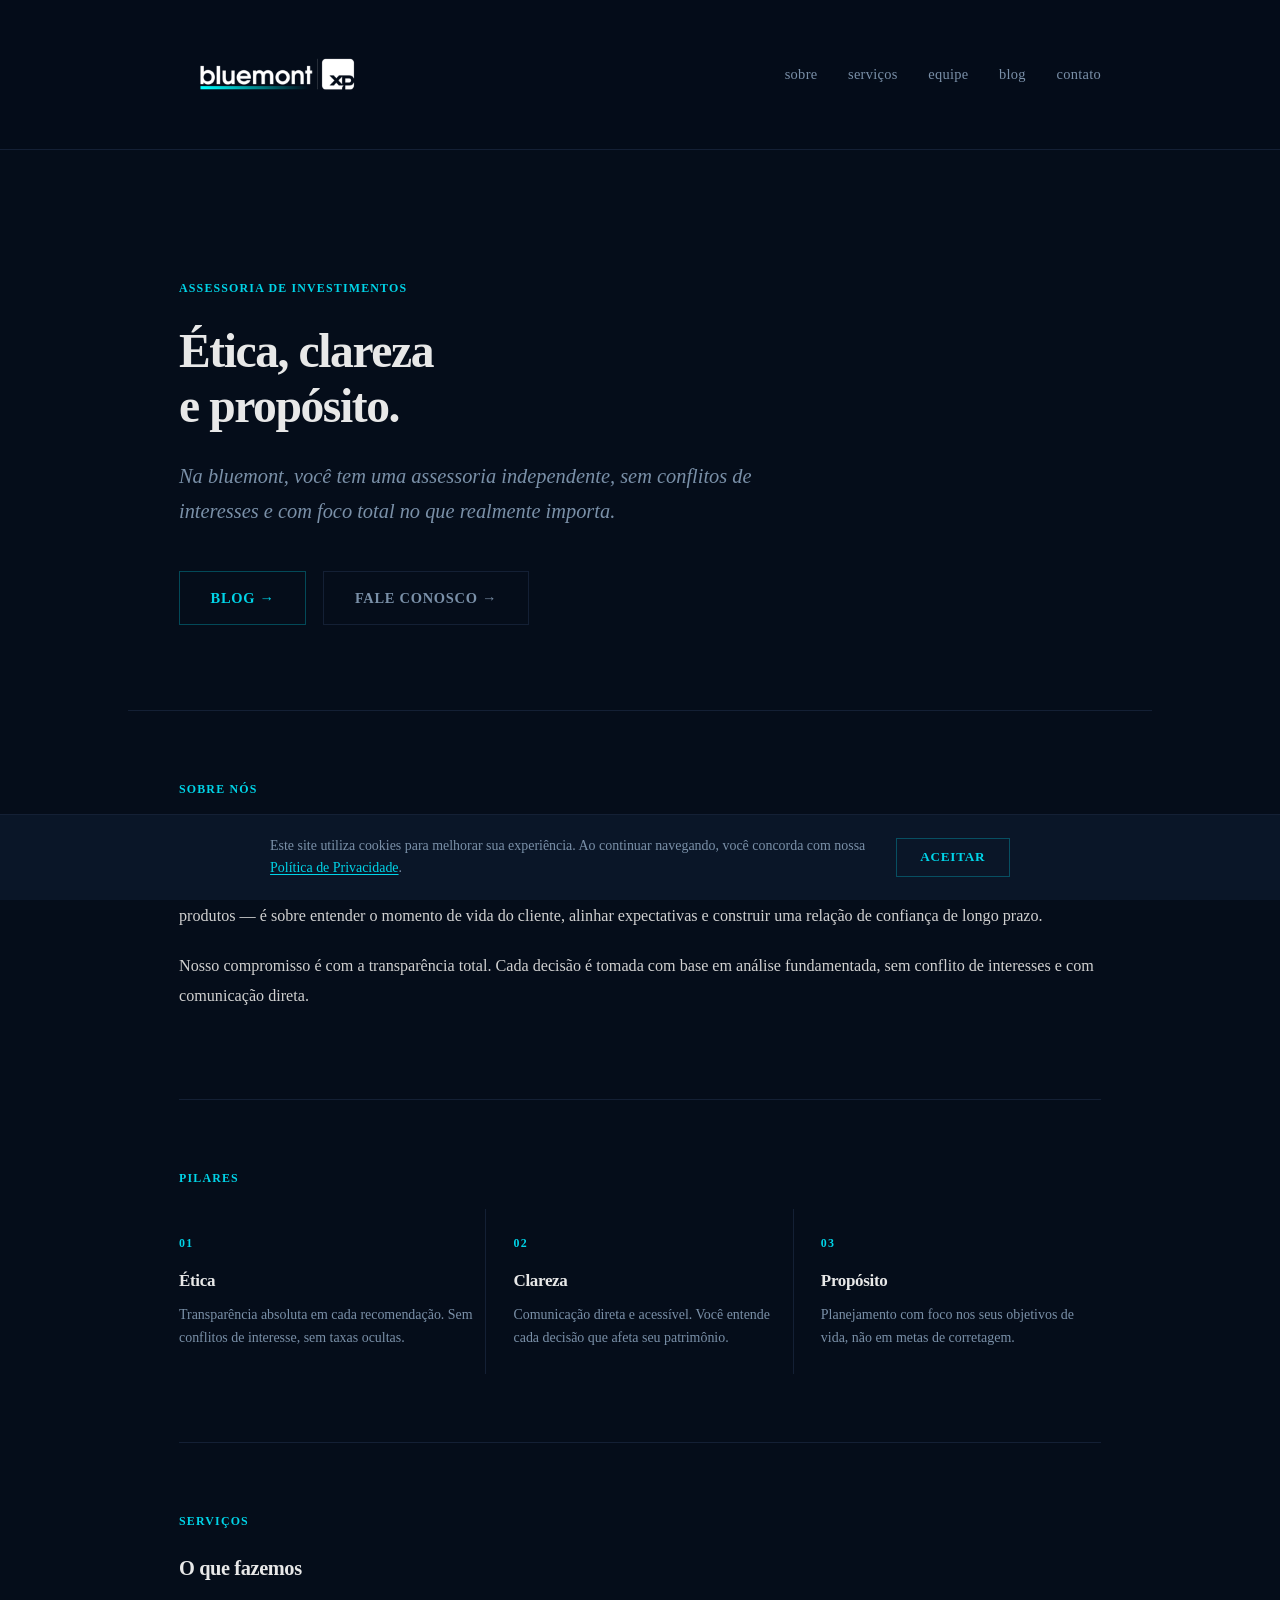
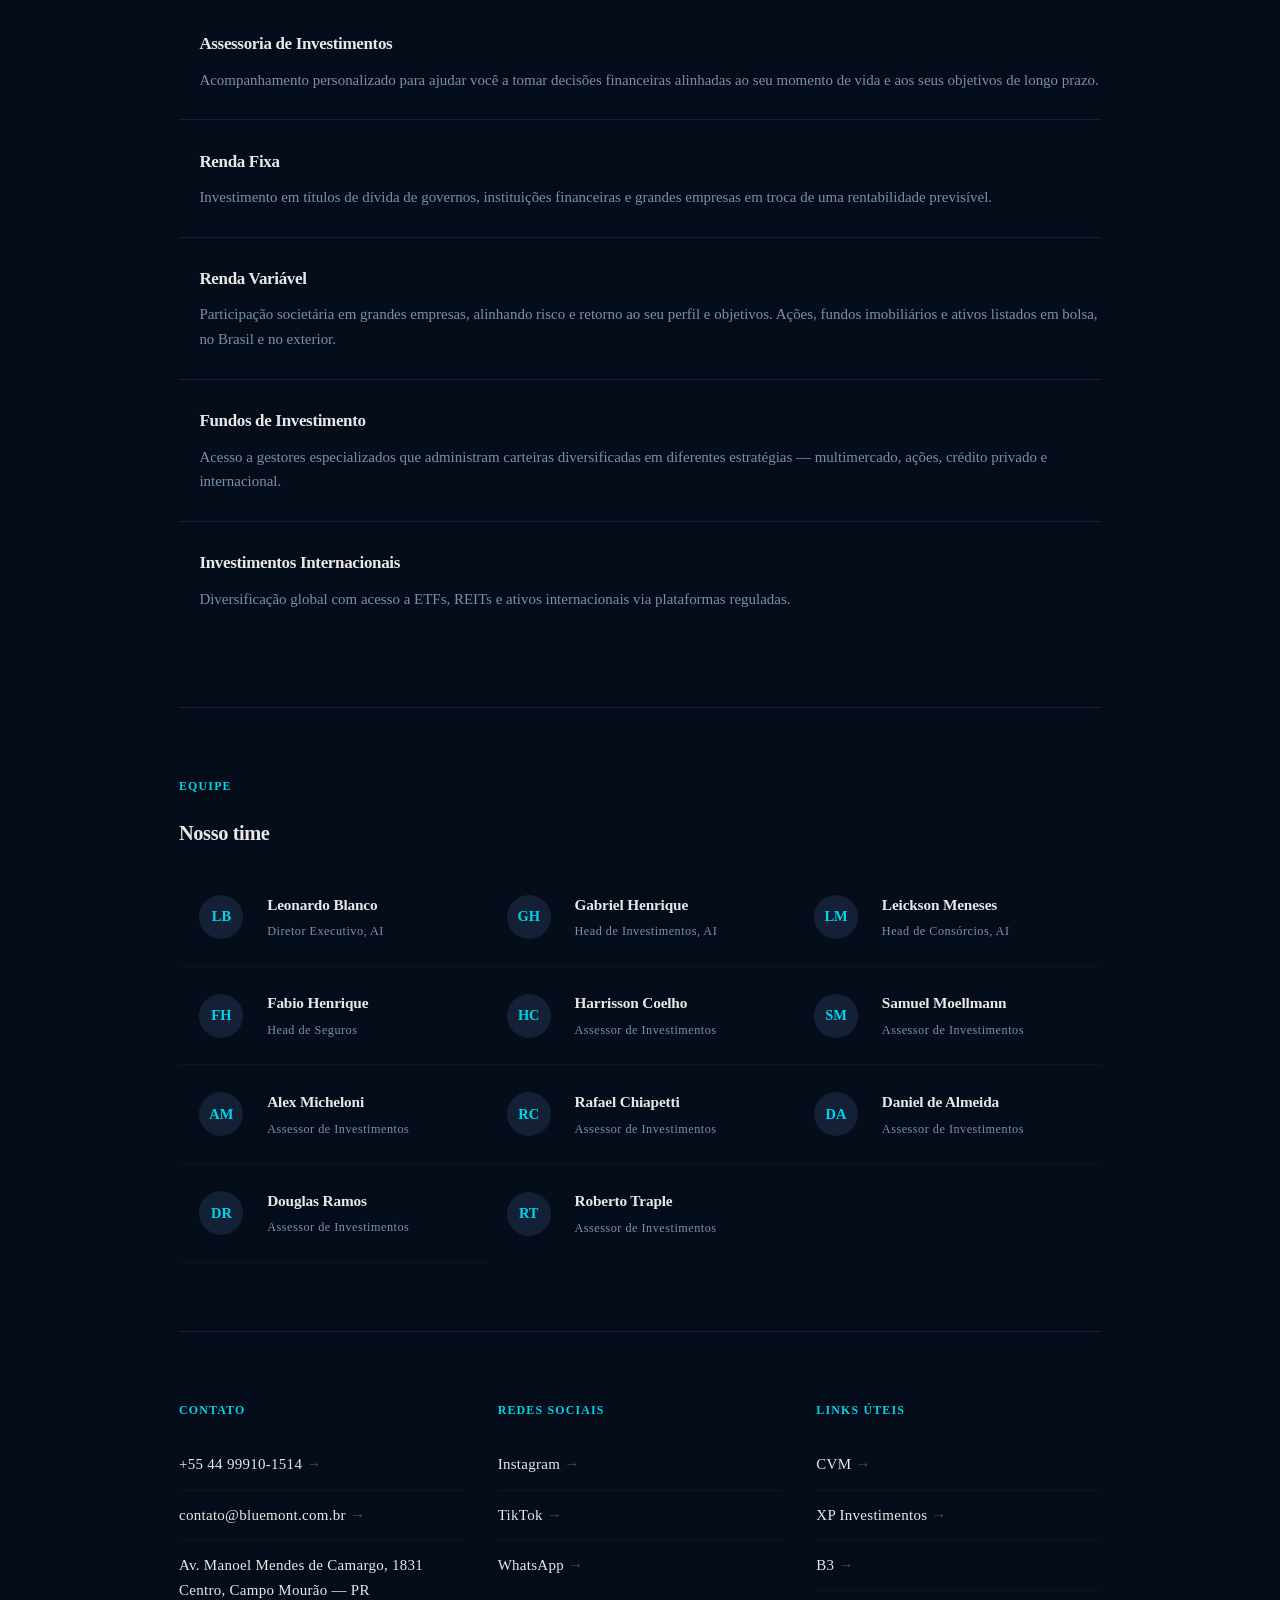
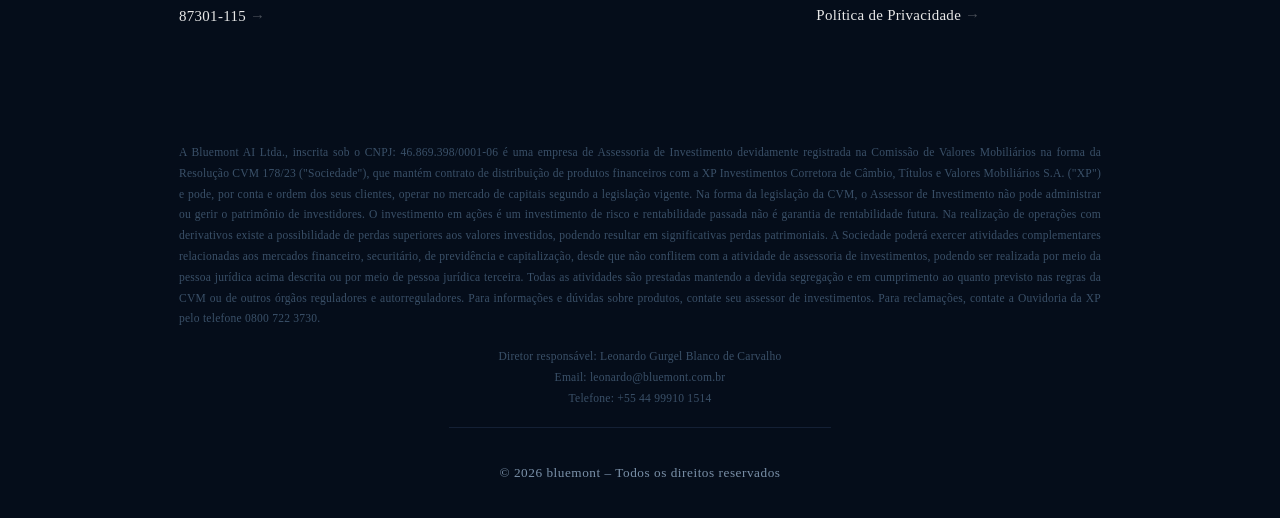
<file: index.html>
<!DOCTYPE html>
<html lang="pt-BR">
<head>
  <meta charset="UTF-8">
  <meta name="viewport" content="width=device-width, initial-scale=1.0">
  <title>bluemont — assessoria de investimentos</title>
  <link rel="icon" type="image/png" href="favicon.png">
  <link rel="apple-touch-icon" href="favicon.png">
  <link rel="stylesheet" href="style.css">
</head>
<body>

  <header>
    <nav class="nav">
      <a class="logo" href="#"><img src="logo.png" alt="bluemont" class="logo-img"></a>
      <ul class="nav-links">
        <li><a href="#sobre">sobre</a></li>
        <li><a href="#servicos">serviços</a></li>
        <li><a href="#equipe">equipe</a></li>
        <li><a href="https://bluemont-blog.vercel.app" target="_blank" rel="noopener noreferrer">blog</a></li>
        <li><a href="#contato">contato</a></li>
      </ul>
      <button class="nav-toggle" aria-label="Menu">
        <span></span><span></span><span></span>
      </button>
    </nav>
  </header>

  <main>

    <!-- Hero -->
    <section class="hero fade-in">
      <div class="hero-label">Assessoria de Investimentos</div>
      <h1>Ética, clareza<br>e propósito.</h1>
      <p class="hero-sub">Na bluemont, você tem uma assessoria independente, sem conflitos de interesses e com foco total no que realmente importa.</p>
      <div class="hero-ctas">
        <a href="https://bluemont-blog.vercel.app" target="_blank" rel="noopener noreferrer" class="hero-cta">Blog →</a>
        <a href="#contato" class="hero-cta hero-cta-secondary">Fale conosco →</a>
      </div>
    </section>

    <div class="content">

      <!-- Sobre -->
      <section class="section fade-in" id="sobre">
        <div class="section-label">Sobre Nós</div>
        <div class="section-title">Quem somos</div>
        <p class="section-text">A bluemont é uma assessoria de investimentos vinculada à XP Investimentos. Acreditamos que uma boa assessoria vai além de recomendar produtos — é sobre entender o momento de vida do cliente, alinhar expectativas e construir uma relação de confiança de longo prazo.</p>
        <p class="section-text">Nosso compromisso é com a transparência total. Cada decisão é tomada com base em análise fundamentada, sem conflito de interesses e com comunicação direta.</p>
      </section>

      <!-- Pilares -->
      <section class="section fade-in">
        <div class="section-label">Pilares</div>
        <div class="values-grid">
          <div class="value-item">
            <div class="value-icon">01</div>
            <div class="value-title">Ética</div>
            <div class="value-desc">Transparência absoluta em cada recomendação. Sem conflitos de interesse, sem taxas ocultas.</div>
          </div>
          <div class="value-item">
            <div class="value-icon">02</div>
            <div class="value-title">Clareza</div>
            <div class="value-desc">Comunicação direta e acessível. Você entende cada decisão que afeta seu patrimônio.</div>
          </div>
          <div class="value-item">
            <div class="value-icon">03</div>
            <div class="value-title">Propósito</div>
            <div class="value-desc">Planejamento com foco nos seus objetivos de vida, não em metas de corretagem.</div>
          </div>
        </div>
      </section>

      <!-- Serviços -->
      <section class="section fade-in" id="servicos">
        <div class="section-label">Serviços</div>
        <div class="section-title">O que fazemos</div>
        <div class="services-list">
          <div class="service">
            <div class="service-name">Assessoria de Investimentos</div>
            <div class="service-desc">Acompanhamento personalizado para ajudar você a tomar decisões financeiras alinhadas ao seu momento de vida e aos seus objetivos de longo prazo.</div>
          </div>
          <div class="service">
            <div class="service-name">Renda Fixa</div>
            <div class="service-desc">Investimento em títulos de dívida de governos, instituições financeiras e grandes empresas em troca de uma rentabilidade previsível.</div>
          </div>
          <div class="service">
            <div class="service-name">Renda Variável</div>
            <div class="service-desc">Participação societária em grandes empresas, alinhando risco e retorno ao seu perfil e objetivos. Ações, fundos imobiliários e ativos listados em bolsa, no Brasil e no exterior.</div>
          </div>
          <div class="service">
            <div class="service-name">Fundos de Investimento</div>
            <div class="service-desc">Acesso a gestores especializados que administram carteiras diversificadas em diferentes estratégias — multimercado, ações, crédito privado e internacional.</div>
          </div>
          <div class="service">
            <div class="service-name">Investimentos Internacionais</div>
            <div class="service-desc">Diversificação global com acesso a ETFs, REITs e ativos internacionais via plataformas reguladas.</div>
          </div>
        </div>
      </section>

      <!-- Equipe -->
      <section class="section fade-in" id="equipe">
        <div class="section-label">Equipe</div>
        <div class="section-title">Nosso time</div>
        <div class="team-list">
          <div class="team-member">
            <div class="team-avatar">LB</div>
            <div class="team-info">
              <div class="team-name">Leonardo Blanco</div>
              <div class="team-role">Diretor Executivo, AI</div>
            </div>
          </div>
          <div class="team-member">
            <div class="team-avatar">GH</div>
            <div class="team-info">
              <div class="team-name">Gabriel Henrique</div>
              <div class="team-role">Head de Investimentos, AI</div>
            </div>
          </div>
          <div class="team-member">
            <div class="team-avatar">LM</div>
            <div class="team-info">
              <div class="team-name">Leickson Meneses</div>
              <div class="team-role">Head de Consórcios, AI</div>
            </div>
          </div>
          <div class="team-member">
            <div class="team-avatar">FH</div>
            <div class="team-info">
              <div class="team-name">Fabio Henrique</div>
              <div class="team-role">Head de Seguros</div>
            </div>
          </div>
          <div class="team-member">
            <div class="team-avatar">HC</div>
            <div class="team-info">
              <div class="team-name">Harrisson Coelho</div>
              <div class="team-role">Assessor de Investimentos</div>
            </div>
          </div>
          <div class="team-member">
            <div class="team-avatar">SM</div>
            <div class="team-info">
              <div class="team-name">Samuel Moellmann</div>
              <div class="team-role">Assessor de Investimentos</div>
            </div>
          </div>
          <div class="team-member">
            <div class="team-avatar">AM</div>
            <div class="team-info">
              <div class="team-name">Alex Micheloni</div>
              <div class="team-role">Assessor de Investimentos</div>
            </div>
          </div>
          <div class="team-member">
            <div class="team-avatar">RC</div>
            <div class="team-info">
              <div class="team-name">Rafael Chiapetti</div>
              <div class="team-role">Assessor de Investimentos</div>
            </div>
          </div>
          <div class="team-member">
            <div class="team-avatar">DA</div>
            <div class="team-info">
              <div class="team-name">Daniel de Almeida</div>
              <div class="team-role">Assessor de Investimentos</div>
            </div>
          </div>
          <div class="team-member">
            <div class="team-avatar">DR</div>
            <div class="team-info">
              <div class="team-name">Douglas Ramos</div>
              <div class="team-role">Assessor de Investimentos</div>
            </div>
          </div>
          <div class="team-member">
            <div class="team-avatar">RT</div>
            <div class="team-info">
              <div class="team-name">Roberto Traple</div>
              <div class="team-role">Assessor de Investimentos</div>
            </div>
          </div>
        </div>
      </section>

      <!-- Contato + Redes + Links -->
      <section class="section fade-in footer-grid-section" id="contato">
        <div class="footer-col">
          <div class="section-label">Contato</div>
          <div class="footer-item"><a class="footer-link" href="tel:+5544999101514">+55 44 99910-1514 <span class="arrow">→</span></a></div>
          <div class="footer-item"><a class="footer-link" href="mailto:contato@bluemont.com.br">contato@bluemont.com.br <span class="arrow">→</span></a></div>
          <div class="footer-item"><a class="footer-link" href="https://maps.app.goo.gl/tJfywgpyxVD8Ap3N7" target="_blank">Av. Manoel Mendes de Camargo, 1831<br>Centro, Campo Mourão — PR<br>87301-115 <span class="arrow">→</span></a></div>
        </div>

        <div class="footer-col">
          <div class="section-label">Redes Sociais</div>
          <div class="footer-item"><a class="footer-link" href="https://instagram.com/bluemontinvestimentos" target="_blank">Instagram <span class="arrow">→</span></a></div>
          <div class="footer-item"><a class="footer-link" href="https://tiktok.com/@bluemont.ai" target="_blank">TikTok <span class="arrow">→</span></a></div>
          <div class="footer-item"><a class="footer-link" href="https://wa.me/5544999101514" target="_blank">WhatsApp <span class="arrow">→</span></a></div>
        </div>

        <div class="footer-col">
          <div class="section-label">Links Úteis</div>
          <div class="footer-item"><a class="footer-link" href="https://www.gov.br/cvm" target="_blank">CVM <span class="arrow">→</span></a></div>
          <div class="footer-item"><a class="footer-link" href="https://www.xpi.com.br" target="_blank">XP Investimentos <span class="arrow">→</span></a></div>
          <div class="footer-item"><a class="footer-link" href="https://www.b3.com.br" target="_blank">B3 <span class="arrow">→</span></a></div>
          <div class="footer-item"><a class="footer-link" href="privacy-policy.html">Política de Privacidade <span class="arrow">→</span></a></div>
        </div>
      </section>

    </div>
  </main>

  <!-- Compliance -->
  <div class="compliance">
    <p>A Bluemont AI Ltda., inscrita sob o CNPJ: 46.869.398/0001-06 é uma empresa de Assessoria de Investimento devidamente registrada na Comissão de Valores Mobiliários na forma da Resolução CVM 178/23 ("Sociedade"), que mantém contrato de distribuição de produtos financeiros com a XP Investimentos Corretora de Câmbio, Títulos e Valores Mobiliários S.A. ("XP") e pode, por conta e ordem dos seus clientes, operar no mercado de capitais segundo a legislação vigente. Na forma da legislação da CVM, o Assessor de Investimento não pode administrar ou gerir o patrimônio de investidores. O investimento em ações é um investimento de risco e rentabilidade passada não é garantia de rentabilidade futura. Na realização de operações com derivativos existe a possibilidade de perdas superiores aos valores investidos, podendo resultar em significativas perdas patrimoniais. A Sociedade poderá exercer atividades complementares relacionadas aos mercados financeiro, securitário, de previdência e capitalização, desde que não conflitem com a atividade de assessoria de investimentos, podendo ser realizada por meio da pessoa jurídica acima descrita ou por meio de pessoa jurídica terceira. Todas as atividades são prestadas mantendo a devida segregação e em cumprimento ao quanto previsto nas regras da CVM ou de outros órgãos reguladores e autorreguladores. Para informações e dúvidas sobre produtos, contate seu assessor de investimentos. Para reclamações, contate a Ouvidoria da XP pelo telefone 0800 722 3730.</p>
    <p style="margin-top: 1rem; text-align: center;">Diretor responsável: Leonardo Gurgel Blanco de Carvalho<br>
    Email: <a href="mailto:leonardo@bluemont.com.br">leonardo@bluemont.com.br</a><br>
    Telefone: <a href="tel:+5544999101514">+55 44 99910 1514</a></p>
  </div>

  <footer>
    <p>© 2026 bluemont – Todos os direitos reservados</p>
  </footer>

  <div class="cookie-banner" id="cookie-banner">
    <p>Este site utiliza cookies para melhorar sua experiência. Ao continuar navegando, você concorda com nossa <a href="privacy-policy.html">Política de Privacidade</a>.</p>
    <button class="cookie-btn" id="cookie-accept">Aceitar</button>
  </div>

  <script src="script.js"></script>
</body>
</html>
</file>
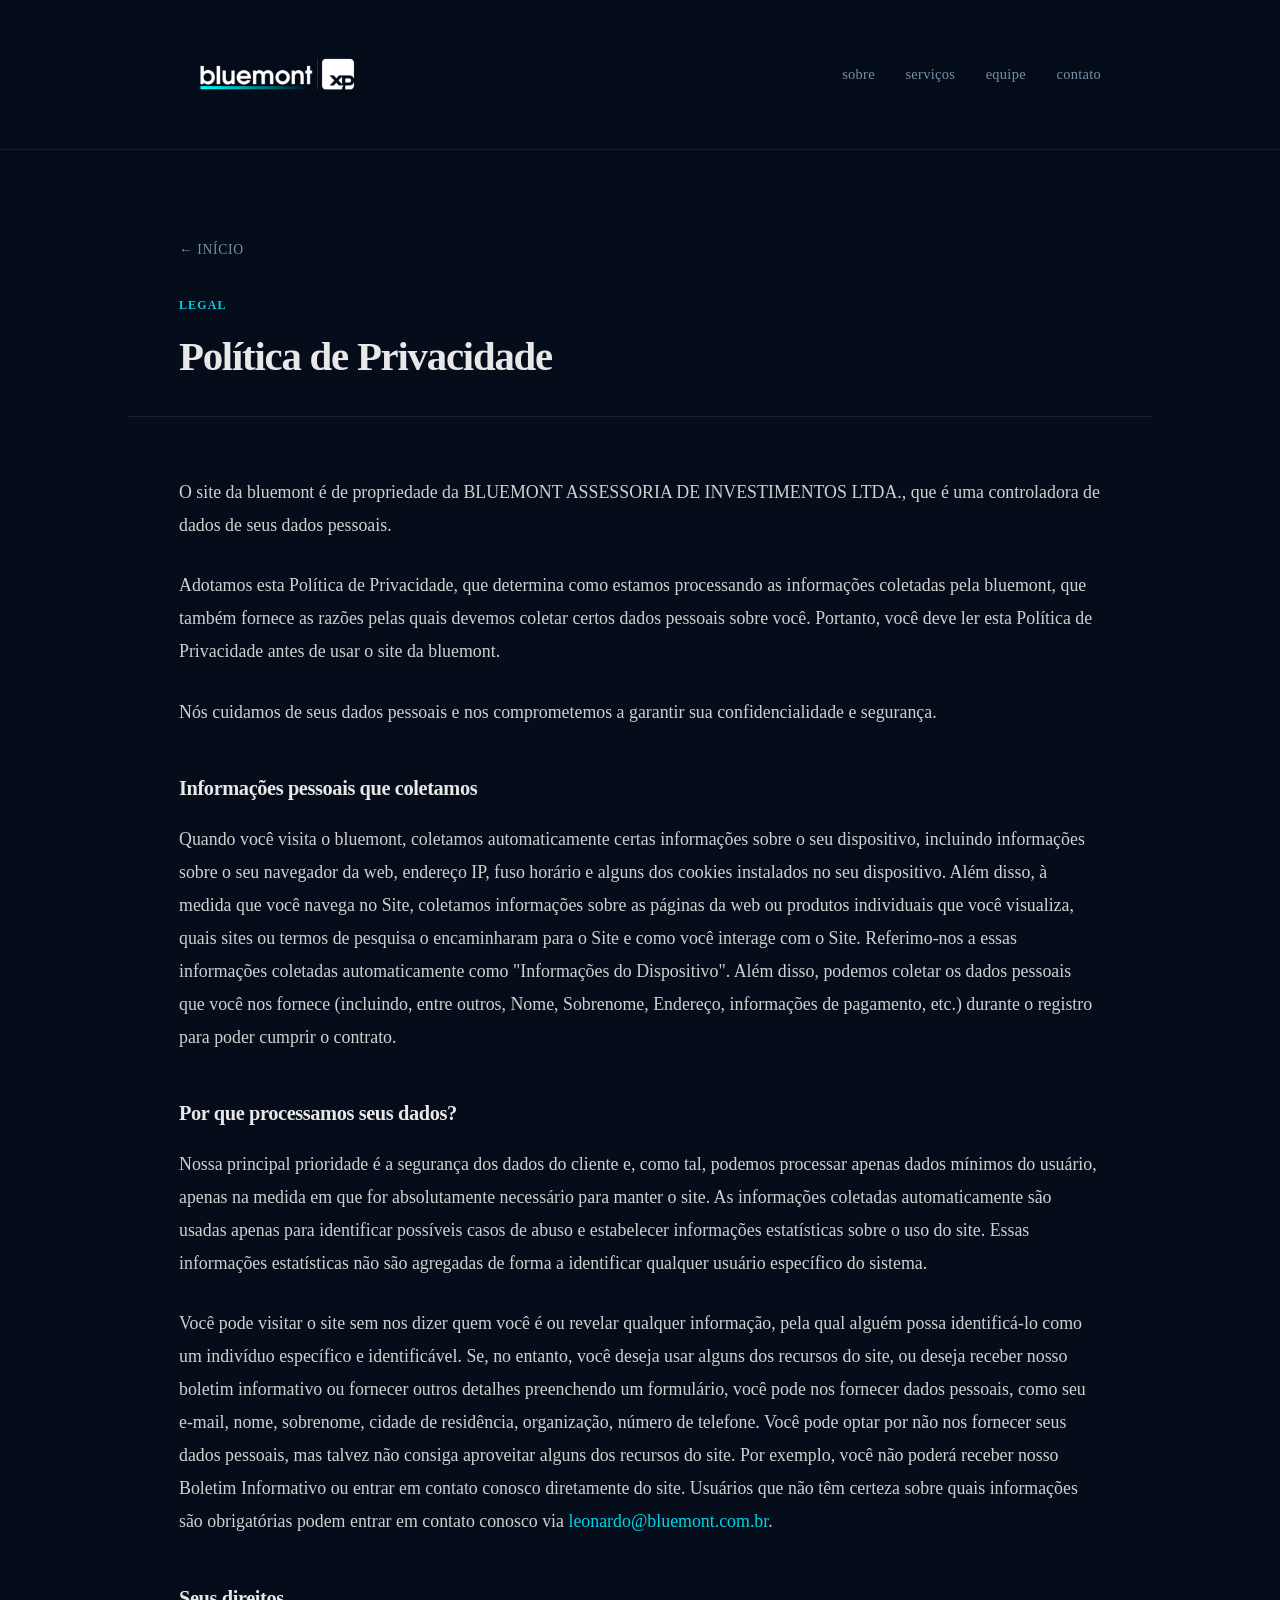
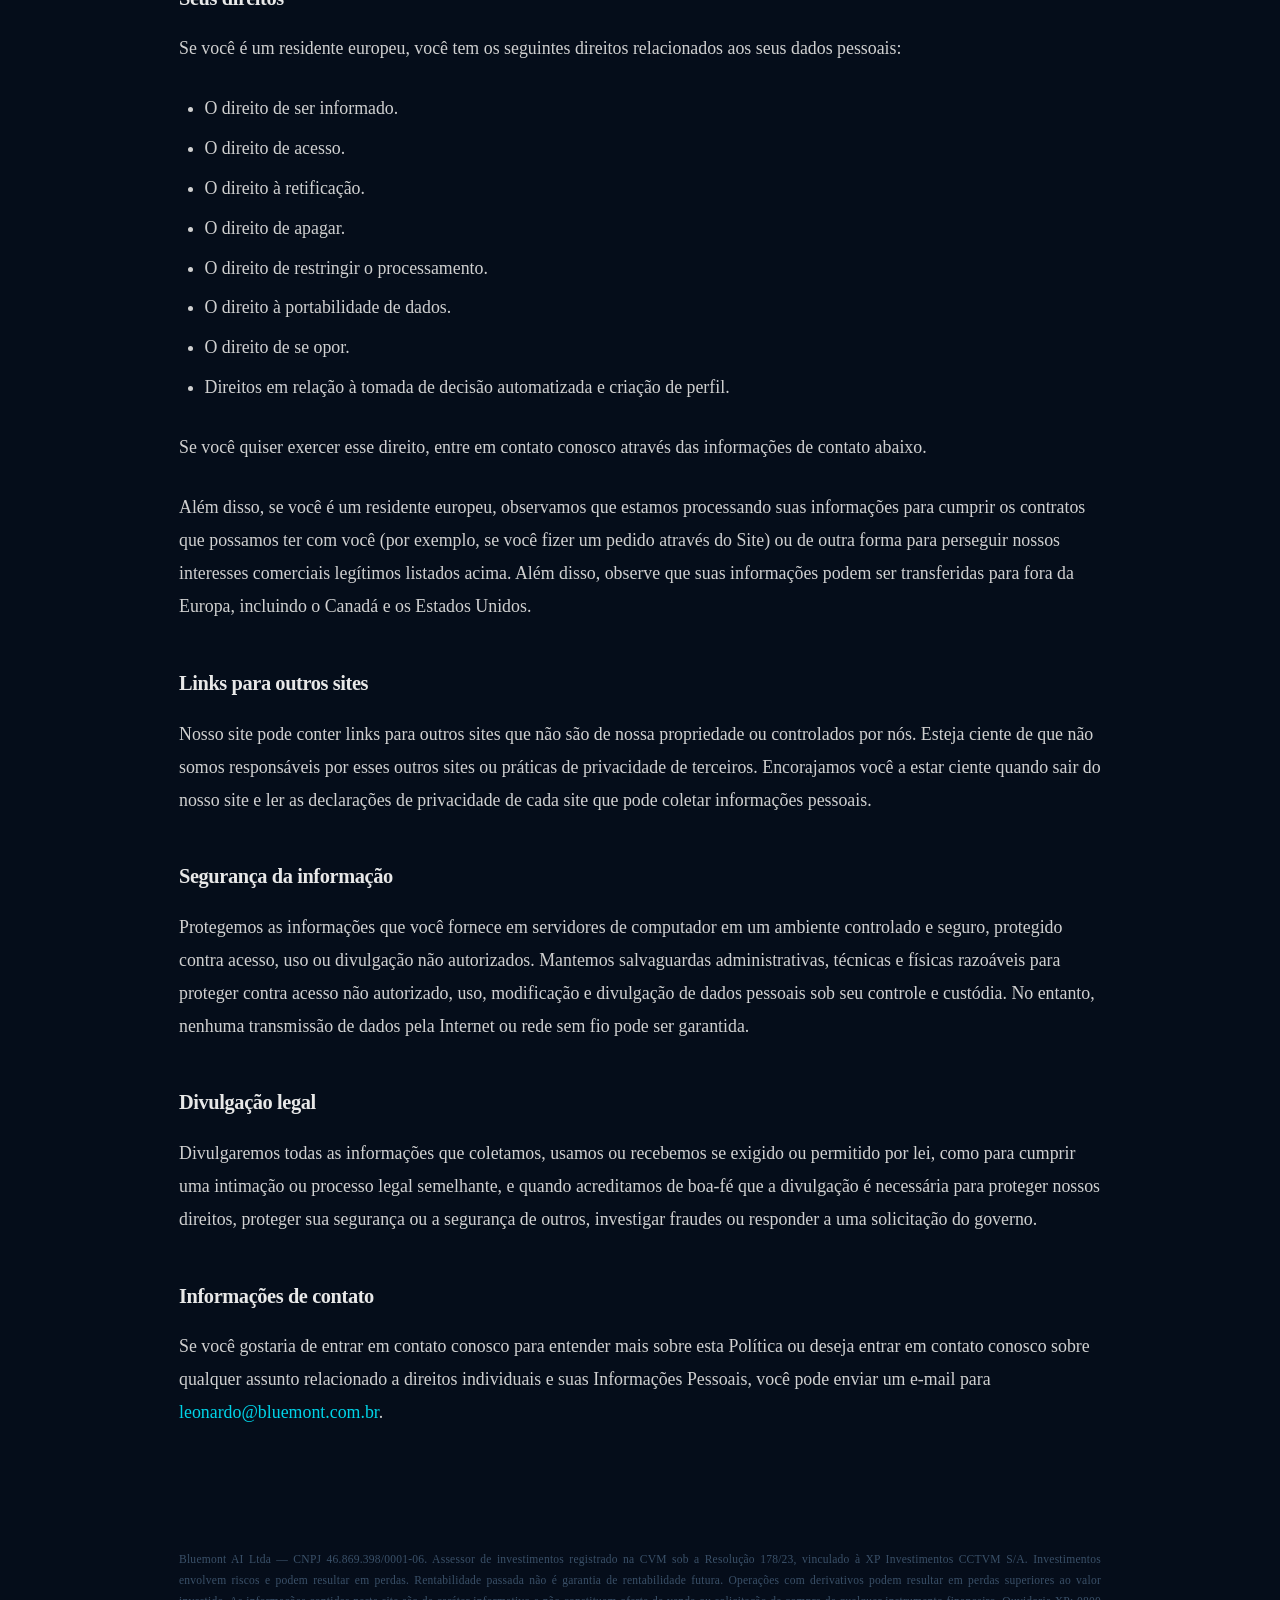
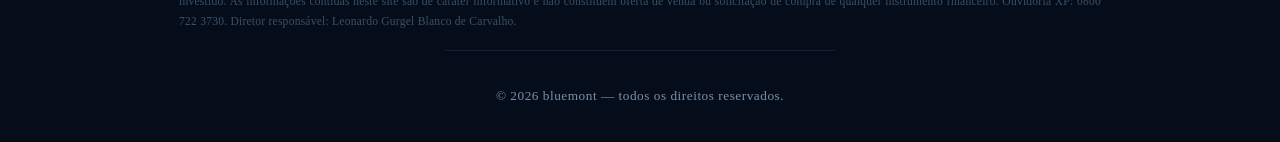
<file: privacy-policy.html>
<!DOCTYPE html>
<html lang="pt-BR">
<head>
  <meta charset="UTF-8">
  <meta name="viewport" content="width=device-width, initial-scale=1.0">
  <title>bluemont — política de privacidade</title>
  <link rel="stylesheet" href="style.css">
</head>
<body>

  <header>
    <nav class="nav">
      <a class="logo" href="index.html"><img src="logo.png" alt="bluemont" class="logo-img"></a>
      <ul class="nav-links">
        <li><a href="index.html#sobre">sobre</a></li>
        <li><a href="index.html#servicos">serviços</a></li>
        <li><a href="index.html#equipe">equipe</a></li>
        <li><a href="index.html#contato">contato</a></li>
      </ul>
    </nav>
  </header>

  <main>
    <section class="post-header fade-in">
      <a href="index.html" class="back-link">← Início</a>
      <div class="section-label">Legal</div>
      <h1>Política de Privacidade</h1>
    </section>

    <section class="post-body fade-in">
      <p>O site da bluemont é de propriedade da BLUEMONT ASSESSORIA DE INVESTIMENTOS LTDA., que é uma controladora de dados de seus dados pessoais.</p>

      <p>Adotamos esta Política de Privacidade, que determina como estamos processando as informações coletadas pela bluemont, que também fornece as razões pelas quais devemos coletar certos dados pessoais sobre você. Portanto, você deve ler esta Política de Privacidade antes de usar o site da bluemont.</p>

      <p>Nós cuidamos de seus dados pessoais e nos comprometemos a garantir sua confidencialidade e segurança.</p>

      <h2>Informações pessoais que coletamos</h2>

      <p>Quando você visita o bluemont, coletamos automaticamente certas informações sobre o seu dispositivo, incluindo informações sobre o seu navegador da web, endereço IP, fuso horário e alguns dos cookies instalados no seu dispositivo. Além disso, à medida que você navega no Site, coletamos informações sobre as páginas da web ou produtos individuais que você visualiza, quais sites ou termos de pesquisa o encaminharam para o Site e como você interage com o Site. Referimo-nos a essas informações coletadas automaticamente como "Informações do Dispositivo". Além disso, podemos coletar os dados pessoais que você nos fornece (incluindo, entre outros, Nome, Sobrenome, Endereço, informações de pagamento, etc.) durante o registro para poder cumprir o contrato.</p>

      <h2>Por que processamos seus dados?</h2>

      <p>Nossa principal prioridade é a segurança dos dados do cliente e, como tal, podemos processar apenas dados mínimos do usuário, apenas na medida em que for absolutamente necessário para manter o site. As informações coletadas automaticamente são usadas apenas para identificar possíveis casos de abuso e estabelecer informações estatísticas sobre o uso do site. Essas informações estatísticas não são agregadas de forma a identificar qualquer usuário específico do sistema.</p>

      <p>Você pode visitar o site sem nos dizer quem você é ou revelar qualquer informação, pela qual alguém possa identificá-lo como um indivíduo específico e identificável. Se, no entanto, você deseja usar alguns dos recursos do site, ou deseja receber nosso boletim informativo ou fornecer outros detalhes preenchendo um formulário, você pode nos fornecer dados pessoais, como seu e-mail, nome, sobrenome, cidade de residência, organização, número de telefone. Você pode optar por não nos fornecer seus dados pessoais, mas talvez não consiga aproveitar alguns dos recursos do site. Por exemplo, você não poderá receber nosso Boletim Informativo ou entrar em contato conosco diretamente do site. Usuários que não têm certeza sobre quais informações são obrigatórias podem entrar em contato conosco via <a href="mailto:leonardo@bluemont.com.br">leonardo@bluemont.com.br</a>.</p>

      <h2>Seus direitos</h2>

      <p>Se você é um residente europeu, você tem os seguintes direitos relacionados aos seus dados pessoais:</p>

      <ul>
        <li>O direito de ser informado.</li>
        <li>O direito de acesso.</li>
        <li>O direito à retificação.</li>
        <li>O direito de apagar.</li>
        <li>O direito de restringir o processamento.</li>
        <li>O direito à portabilidade de dados.</li>
        <li>O direito de se opor.</li>
        <li>Direitos em relação à tomada de decisão automatizada e criação de perfil.</li>
      </ul>

      <p>Se você quiser exercer esse direito, entre em contato conosco através das informações de contato abaixo.</p>

      <p>Além disso, se você é um residente europeu, observamos que estamos processando suas informações para cumprir os contratos que possamos ter com você (por exemplo, se você fizer um pedido através do Site) ou de outra forma para perseguir nossos interesses comerciais legítimos listados acima. Além disso, observe que suas informações podem ser transferidas para fora da Europa, incluindo o Canadá e os Estados Unidos.</p>

      <h2>Links para outros sites</h2>

      <p>Nosso site pode conter links para outros sites que não são de nossa propriedade ou controlados por nós. Esteja ciente de que não somos responsáveis por esses outros sites ou práticas de privacidade de terceiros. Encorajamos você a estar ciente quando sair do nosso site e ler as declarações de privacidade de cada site que pode coletar informações pessoais.</p>

      <h2>Segurança da informação</h2>

      <p>Protegemos as informações que você fornece em servidores de computador em um ambiente controlado e seguro, protegido contra acesso, uso ou divulgação não autorizados. Mantemos salvaguardas administrativas, técnicas e físicas razoáveis para proteger contra acesso não autorizado, uso, modificação e divulgação de dados pessoais sob seu controle e custódia. No entanto, nenhuma transmissão de dados pela Internet ou rede sem fio pode ser garantida.</p>

      <h2>Divulgação legal</h2>

      <p>Divulgaremos todas as informações que coletamos, usamos ou recebemos se exigido ou permitido por lei, como para cumprir uma intimação ou processo legal semelhante, e quando acreditamos de boa-fé que a divulgação é necessária para proteger nossos direitos, proteger sua segurança ou a segurança de outros, investigar fraudes ou responder a uma solicitação do governo.</p>

      <h2>Informações de contato</h2>

      <p>Se você gostaria de entrar em contato conosco para entender mais sobre esta Política ou deseja entrar em contato conosco sobre qualquer assunto relacionado a direitos individuais e suas Informações Pessoais, você pode enviar um e-mail para <a href="mailto:leonardo@bluemont.com.br">leonardo@bluemont.com.br</a>.</p>
    </section>
  </main>

  <div class="compliance">
    Bluemont AI Ltda — CNPJ 46.869.398/0001-06. Assessor de investimentos registrado na CVM sob a Resolução 178/23, vinculado à XP Investimentos CCTVM S/A. Investimentos envolvem riscos e podem resultar em perdas. Rentabilidade passada não é garantia de rentabilidade futura. Operações com derivativos podem resultar em perdas superiores ao valor investido. As informações contidas neste site são de caráter informativo e não constituem oferta de venda ou solicitação de compra de qualquer instrumento financeiro. Ouvidoria XP: 0800 722 3730. Diretor responsável: Leonardo Gurgel Blanco de Carvalho.
  </div>

  <footer>
    <p>© 2026 bluemont — todos os direitos reservados.</p>
  </footer>

  <script src="script.js"></script>
</body>
</html>
</file>
<file: style.css>
/* ── reset & base ───────────────────────────────────── */
*, *::before, *::after {
  box-sizing: border-box;
  margin: 0;
  padding: 0;
}

:root {
  --bg:        #050d1a;
  --surface:   #0a1628;
  --border:    #142035;
  --text:      #e8e8e8;
  --muted:     #7a90a8;
  --accent:    #00d4e8;
  --meta-text: #3a5068;
  --font:      'Rockwell', 'Rockwell Nova', 'Rockwell MT', serif;
  --max-w:     80vw;
  --gap:       clamp(1.5rem, 4vw, 3rem);
}

html {
  font-size: 17px;
  scroll-behavior: smooth;
  scroll-padding-top: 6rem;
}

body {
  background: var(--bg);
  color: var(--text);
  font-family: var(--font);
  line-height: 1.7;
  min-height: 100vh;
  display: flex;
  flex-direction: column;
  -webkit-font-smoothing: antialiased;
}

a {
  color: inherit;
  text-decoration: none;
}

/* ── nav ────────────────────────────────────────────── */
header {
  position: sticky;
  top: 0;
  z-index: 100;
  border-bottom: 1px solid var(--border);
  background: rgba(5, 13, 26, 0.85);
  backdrop-filter: blur(12px);
  -webkit-backdrop-filter: blur(12px);
}

.nav {
  max-width: var(--max-w);
  margin: 0 auto;
  padding: 1.1rem var(--gap);
  display: flex;
  justify-content: space-between;
  align-items: center;
}

.logo {
  display: flex;
  align-items: center;
  transition: opacity 0.2s;
}

.logo:hover { opacity: 0.75; }

.logo-img {
  height: 112px;
  width: auto;
}

.nav-links {
  display: flex;
  gap: 1.8rem;
  list-style: none;
}

.nav-links a {
  font-size: 0.85rem;
  color: var(--muted);
  letter-spacing: 0.02em;
  transition: color 0.2s;
}

.nav-links a:hover { color: var(--accent); }

/* ── hamburger toggle (hidden on desktop) ──────────── */
.nav-toggle {
  display: none;
  background: none;
  border: none;
  cursor: pointer;
  padding: 0.5rem;
  flex-direction: column;
  gap: 5px;
}

.nav-toggle span {
  display: block;
  width: 22px;
  height: 2px;
  background: var(--muted);
  border-radius: 2px;
  transition: all 0.3s ease;
}

.nav-toggle.active span:nth-child(1) {
  transform: rotate(45deg) translate(5px, 5px);
}

.nav-toggle.active span:nth-child(2) {
  opacity: 0;
}

.nav-toggle.active span:nth-child(3) {
  transform: rotate(-45deg) translate(5px, -5px);
}

/* ── hero ───────────────────────────────────────────── */
.hero {
  max-width: var(--max-w);
  margin: 0 auto;
  padding: clamp(4rem, 10vw, 8rem) var(--gap) clamp(3rem, 7vw, 5rem);
  border-bottom: 1px solid var(--border);
}

.hero-label {
  font-size: 0.7rem;
  font-weight: 600;
  letter-spacing: 0.1em;
  text-transform: uppercase;
  color: var(--accent);
  margin-bottom: 1.5rem;
}

.hero h1 {
  font-size: clamp(1.8rem, 5vw, 2.8rem);
  font-weight: 700;
  letter-spacing: -0.03em;
  line-height: 1.15;
  margin-bottom: 1.5rem;
}

.hero-sub {
  font-size: clamp(1rem, 2.5vw, 1.2rem);
  color: var(--muted);
  font-style: italic;
  line-height: 1.7;
  max-width: 580px;
}

.hero-cta {
  display: inline-flex;
  align-items: center;
  gap: 0.5rem;
  margin-top: 2.5rem;
  font-size: 0.85rem;
  font-weight: 600;
  letter-spacing: 0.05em;
  text-transform: uppercase;
  color: var(--accent);
  border: 1px solid rgba(0, 212, 232, 0.3);
  padding: 0.8rem 1.8rem;
  transition: all 0.25s;
}

.hero-cta:hover {
  background: rgba(0, 212, 232, 0.08);
  border-color: var(--accent);
}

.hero-ctas {
  display: flex;
  flex-wrap: wrap;
  gap: 1rem;
  margin-top: 2.5rem;
}

.hero-ctas .hero-cta {
  margin-top: 0;
}

.hero-cta-secondary {
  color: var(--muted);
  border-color: rgba(122, 144, 168, 0.25);
}

.hero-cta-secondary:hover {
  color: var(--text);
  border-color: var(--muted);
  background: rgba(122, 144, 168, 0.05);
}

/* ── sections ───────────────────────────────────────── */
.content {
  max-width: var(--max-w);
  margin: 0 auto;
  padding: 0 var(--gap);
  flex: 1;
}

.section {
  padding: clamp(2.5rem, 6vw, 4rem) 0;
  border-bottom: 1px solid var(--border);
}

.section:last-child { border-bottom: none; }

.section-label {
  font-size: 0.7rem;
  font-weight: 600;
  letter-spacing: 0.1em;
  text-transform: uppercase;
  color: var(--accent);
  margin-bottom: 1.2rem;
}

.section-title {
  font-size: 1.2rem;
  font-weight: 600;
  letter-spacing: -0.02em;
  margin-bottom: 1rem;
}

.section-text {
  font-size: 0.95rem;
  color: #d0d0d0;
  line-height: 1.85;
  margin-bottom: 1.2rem;
}

/* ── values grid ────────────────────────────────────── */
.values-grid {
  display: grid;
  grid-template-columns: 1fr 1fr 1fr;
  gap: 0;
}

.value-item {
  padding: 1.4rem 0;
  border-right: 1px solid var(--border);
}

.value-item:last-child { border-right: none; }
.value-item:first-child { padding-left: 0; }
.value-item:not(:first-child) { padding-left: 1.6rem; }

.value-icon {
  font-size: 0.7rem;
  font-weight: 600;
  letter-spacing: 0.1em;
  text-transform: uppercase;
  color: var(--accent);
  margin-bottom: 0.8rem;
}

.value-title {
  font-size: 1rem;
  font-weight: 600;
  letter-spacing: -0.02em;
  margin-bottom: 0.5rem;
}

.value-desc {
  font-size: 0.82rem;
  color: var(--muted);
  line-height: 1.65;
}

/* ── services ───────────────────────────────────────── */
.services-list {
  display: flex;
  flex-direction: column;
  gap: 0;
}

.service {
  padding: 1.6rem 0 1.6rem 1.2rem;
  border-bottom: 1px solid var(--border);
  position: relative;
  cursor: default;
  transition: background 0.15s;
}

.service::before {
  content: '';
  position: absolute;
  left: 0;
  top: 0;
  width: 3px;
  height: 0;
  background: var(--accent);
  border-radius: 0 2px 2px 0;
  transition: height 0.3s ease;
}

.service:hover::before { height: 100%; }
.service:last-child { border-bottom: none; }

.service-name {
  font-size: 1rem;
  font-weight: 600;
  letter-spacing: -0.02em;
  margin-bottom: 0.5rem;
}

.service-desc {
  font-size: 0.88rem;
  color: var(--muted);
  line-height: 1.65;
}

/* ── team ───────────────────────────────────────────── */
.team-list {
  display: grid;
  grid-template-columns: 1fr 1fr 1fr;
  gap: 0;
}

.team-member {
  display: flex;
  align-items: center;
  gap: 1.4rem;
  padding: 1.4rem 1rem 1.4rem 1.2rem;
  border-bottom: 1px solid rgba(20, 32, 53, 0.5);
  position: relative;
}

.team-member::before {
  content: '';
  position: absolute;
  left: 0;
  top: 0;
  width: 3px;
  height: 0;
  background: var(--accent);
  border-radius: 0 2px 2px 0;
  transition: height 0.3s ease;
}

.team-member:hover::before { height: 100%; }
.team-member:last-child { border-bottom: none; }

.team-avatar {
  width: 44px;
  height: 44px;
  border-radius: 50%;
  background: var(--border);
  display: flex;
  align-items: center;
  justify-content: center;
  font-size: 0.85rem;
  font-weight: 700;
  color: var(--accent);
  flex-shrink: 0;
}

.team-info { flex: 1; }

.team-name {
  font-size: 0.9rem;
  font-weight: 600;
  letter-spacing: -0.01em;
  margin-bottom: 0.2rem;
}

.team-role {
  font-size: 0.72rem;
  color: var(--muted);
  letter-spacing: 0.04em;
}

/* ── contact grid ───────────────────────────────────── */
.contact-grid {
  display: grid;
  grid-template-columns: 1fr 1fr;
  gap: 0;
}

.contact-item {
  padding: 1.2rem 0;
  border-bottom: 1px solid rgba(20, 32, 53, 0.5);
}

.contact-item:nth-child(odd) {
  padding-right: 1.6rem;
  border-right: 1px solid var(--border);
}

.contact-item:nth-child(even) { padding-left: 1.6rem; }

.contact-label {
  font-size: 0.7rem;
  letter-spacing: 0.1em;
  text-transform: uppercase;
  color: var(--muted);
  margin-bottom: 0.4rem;
}

.contact-value {
  font-size: 0.88rem;
  letter-spacing: 0.02em;
}

.contact-value a {
  color: var(--accent);
  transition: opacity 0.2s;
}

.contact-value a:hover { opacity: 0.7; }

/* ── social ─────────────────────────────────────────── */
.social-list {
  display: flex;
  gap: 0;
  flex-direction: column;
}

.social-item {
  padding: 1.2rem 0 1.2rem 1.2rem;
  border-bottom: 1px solid rgba(20, 32, 53, 0.5);
  position: relative;
  transition: background 0.15s;
}

.social-item::before {
  content: '';
  position: absolute;
  left: 0;
  top: 0;
  width: 3px;
  height: 0;
  background: var(--accent);
  border-radius: 0 2px 2px 0;
  transition: height 0.3s ease;
}

.social-item:hover::before { height: 100%; }
.social-item:last-child { border-bottom: none; }

.social-item a {
  display: flex;
  align-items: center;
  gap: 1rem;
}

.social-label {
  font-size: 0.7rem;
  letter-spacing: 0.1em;
  text-transform: uppercase;
  color: var(--muted);
  min-width: 5rem;
}

.social-handle {
  font-size: 0.88rem;
  color: var(--accent);
  transition: opacity 0.2s;
}

.social-item:hover .social-handle { opacity: 0.7; }

/* ── post/page layout ───────────────────────────────── */
.post-header {
  max-width: var(--max-w);
  margin: 0 auto;
  padding: clamp(3rem, 8vw, 5rem) var(--gap) 2rem;
  border-bottom: 1px solid var(--border);
}

.back-link {
  display: inline-flex;
  align-items: center;
  gap: 0.4rem;
  font-size: 0.8rem;
  color: var(--muted);
  letter-spacing: 0.05em;
  text-transform: uppercase;
  margin-bottom: 2rem;
  transition: color 0.2s;
}

.back-link:hover { color: var(--accent); }

.post-header .section-label { margin-bottom: 1rem; }

.post-header h1 {
  font-size: clamp(1.6rem, 5vw, 2.4rem);
  font-weight: 700;
  letter-spacing: -0.03em;
  line-height: 1.2;
}

.post-body {
  max-width: var(--max-w);
  margin: 0 auto;
  padding: clamp(2rem, 5vw, 3.5rem) var(--gap);
}

.post-body p {
  font-size: 1.05rem;
  line-height: 1.85;
  margin-bottom: 1.6rem;
  color: #d0d0d0;
}

.post-body h2 {
  font-size: 1.2rem;
  font-weight: 600;
  letter-spacing: -0.02em;
  margin: 2.5rem 0 1rem;
  color: var(--text);
}

.post-body ul {
  margin: 0 0 1.6rem 1.5rem;
  color: #d0d0d0;
  font-size: 1.05rem;
  line-height: 1.85;
}

.post-body li { margin-bottom: 0.4rem; }

.post-body a {
  color: var(--accent);
  transition: opacity 0.2s;
}

.post-body a:hover { opacity: 0.7; }

/* ── footer grid (contato + redes + links) ─────────── */
.footer-grid-section {
  display: grid;
  grid-template-columns: 1fr 1fr 1fr;
  gap: 2rem;
}

.footer-col .section-label {
  margin-bottom: 1.2rem;
}

.footer-item {
  padding: 0.7rem 0;
  border-bottom: 1px solid rgba(20, 32, 53, 0.5);
}

.footer-item:last-child {
  border-bottom: none;
}

.footer-link {
  display: block;
  color: var(--text);
  font-size: 0.88rem;
  letter-spacing: 0.02em;
  transition: color 0.25s;
}

.footer-link .arrow {
  opacity: 0.3;
  transition: opacity 0.25s, transform 0.25s;
  display: inline-block;
}

.footer-link:hover {
  color: var(--accent);
}

.footer-link:hover .arrow {
  opacity: 1;
  transform: translateX(3px);
}

/* ── compliance ─────────────────────────────────────── */
.compliance {
  max-width: var(--max-w);
  margin: 0 auto;
  padding: 2rem var(--gap) 1rem;
  font-size: 0.68rem;
  color: var(--meta-text);
  line-height: 1.8;
  letter-spacing: 0.02em;
  text-align: justify;
}

/* ── footer ─────────────────────────────────────────── */
footer {
  border-top: 1px solid var(--border);
  padding: 2rem var(--gap);
  text-align: center;
  font-size: 0.78rem;
  color: var(--muted);
  letter-spacing: 0.04em;
  max-width: var(--max-w);
  margin: 0 auto;
}

/* ── hero dual CTAs ────────────────────────────────── */
.hero-ctas {
  display: flex;
  gap: 1rem;
  margin-top: 2.5rem;
  flex-wrap: wrap;
}

.hero-ctas .hero-cta {
  margin-top: 0;
}

.hero-cta-secondary {
  background: transparent;
  border-color: var(--border);
  color: var(--muted);
}

.hero-cta-secondary:hover {
  border-color: var(--accent);
  color: var(--text);
}

/* ── blog hero ─────────────────────────────────────── */
.blog-hero {
  max-width: var(--max-w);
  margin: 0 auto;
  padding: clamp(3rem, 8vw, 6rem) var(--gap) clamp(2rem, 5vw, 4rem);
  border-bottom: 1px solid var(--border);
  text-align: center;
}

.blog-hero-tagline {
  font-size: clamp(1.1rem, 2.5vw, 1.4rem);
  color: var(--muted);
  font-style: italic;
  letter-spacing: 0.01em;
}

/* ── market ticker ─────────────────────────────────── */
.market {
  border-bottom: 1px solid var(--border);
}

.market-wrap {
  max-width: var(--max-w);
  margin: 0 auto;
  padding: 1.6rem var(--gap) 1.4rem;
  display: flex;
  flex-direction: column;
  align-items: center;
  gap: 0.8rem;
}

.market-table {
  border-collapse: collapse;
  font-size: 0.8rem;
  letter-spacing: 0.02em;
}

.market-table td {
  padding-top: 0.38rem;
  padding-bottom: 0.38rem;
  padding-right: 1.8rem;
  font-variant-numeric: tabular-nums;
  border-bottom: 1px solid rgba(20, 32, 53, 0.5);
}

.market-table tr:last-child td {
  border-bottom: none;
}

.market-table .m-name {
  color: var(--muted);
  font-size: 0.75rem;
  letter-spacing: 0.05em;
  min-width: 5rem;
}

.market-table .m-price {
  color: var(--text);
}

.market-table .m-sep {
  padding-right: 2.8rem;
  border-bottom: none;
}

.m-change { font-weight: 500; }
.m-change.up   { color: #3dd68c; }
.m-change.down { color: #f06b6b; }

.market-updated {
  font-size: 0.68rem;
  color: var(--meta-text);
  letter-spacing: 0.04em;
  align-self: flex-start;
  padding-top: 0.2rem;
}

/* ── blog posts grid ───────────────────────────────── */
.posts {
  max-width: var(--max-w);
  margin: 0 auto;
  padding: var(--gap) var(--gap);
  display: flex;
  flex-direction: column;
  gap: 0;
  flex: 1;
}

.post-card {
  padding: clamp(1.4rem, 3vw, 2rem) 0 clamp(1.4rem, 3vw, 2rem) 1.2rem;
  border-bottom: 1px solid var(--border);
  cursor: pointer;
  transition: background 0.15s;
  position: relative;
  animation: fadeUp 0.4s ease both;
}

.post-card::before {
  content: '';
  position: absolute;
  left: 0;
  top: 0;
  width: 3px;
  height: 0;
  background: var(--accent);
  transition: height 0.3s ease;
  border-radius: 0 2px 2px 0;
}

.post-card:hover::before {
  height: 100%;
}

.post-tag {
  display: inline-block;
  font-size: 0.7rem;
  font-weight: 600;
  letter-spacing: 0.1em;
  text-transform: uppercase;
  color: var(--accent);
  margin-bottom: 0.6rem;
}

.post-title {
  font-size: clamp(1.1rem, 2.8vw, 1.4rem);
  font-weight: 600;
  letter-spacing: -0.02em;
  line-height: 1.3;
  margin-bottom: 0.6rem;
  transition: color 0.2s;
}

.post-card:hover .post-title {
  color: var(--accent);
}

.post-excerpt {
  font-size: 0.9rem;
  color: var(--muted);
  line-height: 1.65;
  margin-bottom: 1rem;
}

.post-meta {
  display: flex;
  gap: 1.2rem;
  font-size: 0.78rem;
  color: var(--muted);
  letter-spacing: 0.02em;
}

.post-card:nth-child(1) { animation-delay: 0.05s; }
.post-card:nth-child(2) { animation-delay: 0.10s; }
.post-card:nth-child(3) { animation-delay: 0.15s; }
.post-card:nth-child(4) { animation-delay: 0.20s; }
.post-card:nth-child(5) { animation-delay: 0.25s; }
.post-card:nth-child(6) { animation-delay: 0.30s; }

/* ── cookie consent ────────────────────────────────── */
.cookie-banner {
  position: fixed;
  bottom: 0;
  left: 0;
  right: 0;
  z-index: 999;
  background: var(--surface);
  border-top: 1px solid var(--border);
  padding: 1.2rem var(--gap);
  display: flex;
  align-items: center;
  justify-content: center;
  gap: 1.5rem;
  backdrop-filter: blur(12px);
  -webkit-backdrop-filter: blur(12px);
}

.cookie-banner p {
  font-size: 0.82rem;
  color: var(--muted);
  line-height: 1.6;
  max-width: 600px;
}

.cookie-banner a {
  color: var(--accent);
  text-decoration: underline;
  text-underline-offset: 2px;
}

.cookie-banner a:hover { opacity: 0.7; }

.cookie-btn {
  font-family: var(--font);
  font-size: 0.78rem;
  font-weight: 600;
  letter-spacing: 0.05em;
  text-transform: uppercase;
  color: var(--accent);
  background: transparent;
  border: 1px solid rgba(0, 212, 232, 0.3);
  padding: 0.6rem 1.4rem;
  cursor: pointer;
  transition: all 0.25s;
  white-space: nowrap;
}

.cookie-btn:hover {
  background: rgba(0, 212, 232, 0.08);
  border-color: var(--accent);
}

.cookie-banner.hidden {
  display: none;
}

/* ── animations ─────────────────────────────────────── */
@keyframes fadeUp {
  from { opacity: 0; transform: translateY(16px); }
  to   { opacity: 1; transform: translateY(0); }
}

.fade-in { opacity: 0; }

/* ── responsive ─────────────────────────────────────── */
@media (max-width: 900px) {
  .team-list { grid-template-columns: 1fr 1fr; }
}

@media (max-width: 600px) {
  :root { --max-w: 92vw; }

  .nav-toggle { display: flex; }

  .nav-links {
    display: none;
    position: absolute;
    top: 100%;
    left: 0;
    right: 0;
    flex-direction: column;
    gap: 0;
    background: var(--bg);
    border-bottom: 1px solid var(--border);
    padding: 0.5rem 0;
    z-index: 200;
  }

  .nav-links.open {
    display: flex;
  }

  .nav-links li {
    border-bottom: 1px solid var(--border);
  }

  .nav-links li:last-child {
    border-bottom: none;
  }

  .nav-links a {
    display: block;
    padding: 1rem var(--gap);
    font-size: 0.9rem;
  }

  header .nav {
    position: relative;
  }

  .values-grid { grid-template-columns: 1fr; }

  .value-item {
    border-right: none;
    padding-left: 0 !important;
    border-bottom: 1px solid var(--border);
  }
  .value-item:last-child { border-bottom: none; }

  .contact-grid { grid-template-columns: 1fr; }
  .contact-item:nth-child(odd) { border-right: none; padding-right: 0; }
  .contact-item:nth-child(even) { padding-left: 0; }

  .team-list { grid-template-columns: 1fr; }

  .footer-grid-section {
    grid-template-columns: 1fr;
  }

  .hero-ctas {
    flex-direction: column;
  }

  .market-table {
    font-size: 0.72rem;
  }

  .market-table td {
    padding-right: 1rem;
  }

  .market-table .m-sep {
    padding-right: 1.4rem;
  }

  .cookie-banner {
    flex-direction: column;
    text-align: center;
    gap: 1rem;
    padding: 1rem var(--gap);
  }
}
</file>
